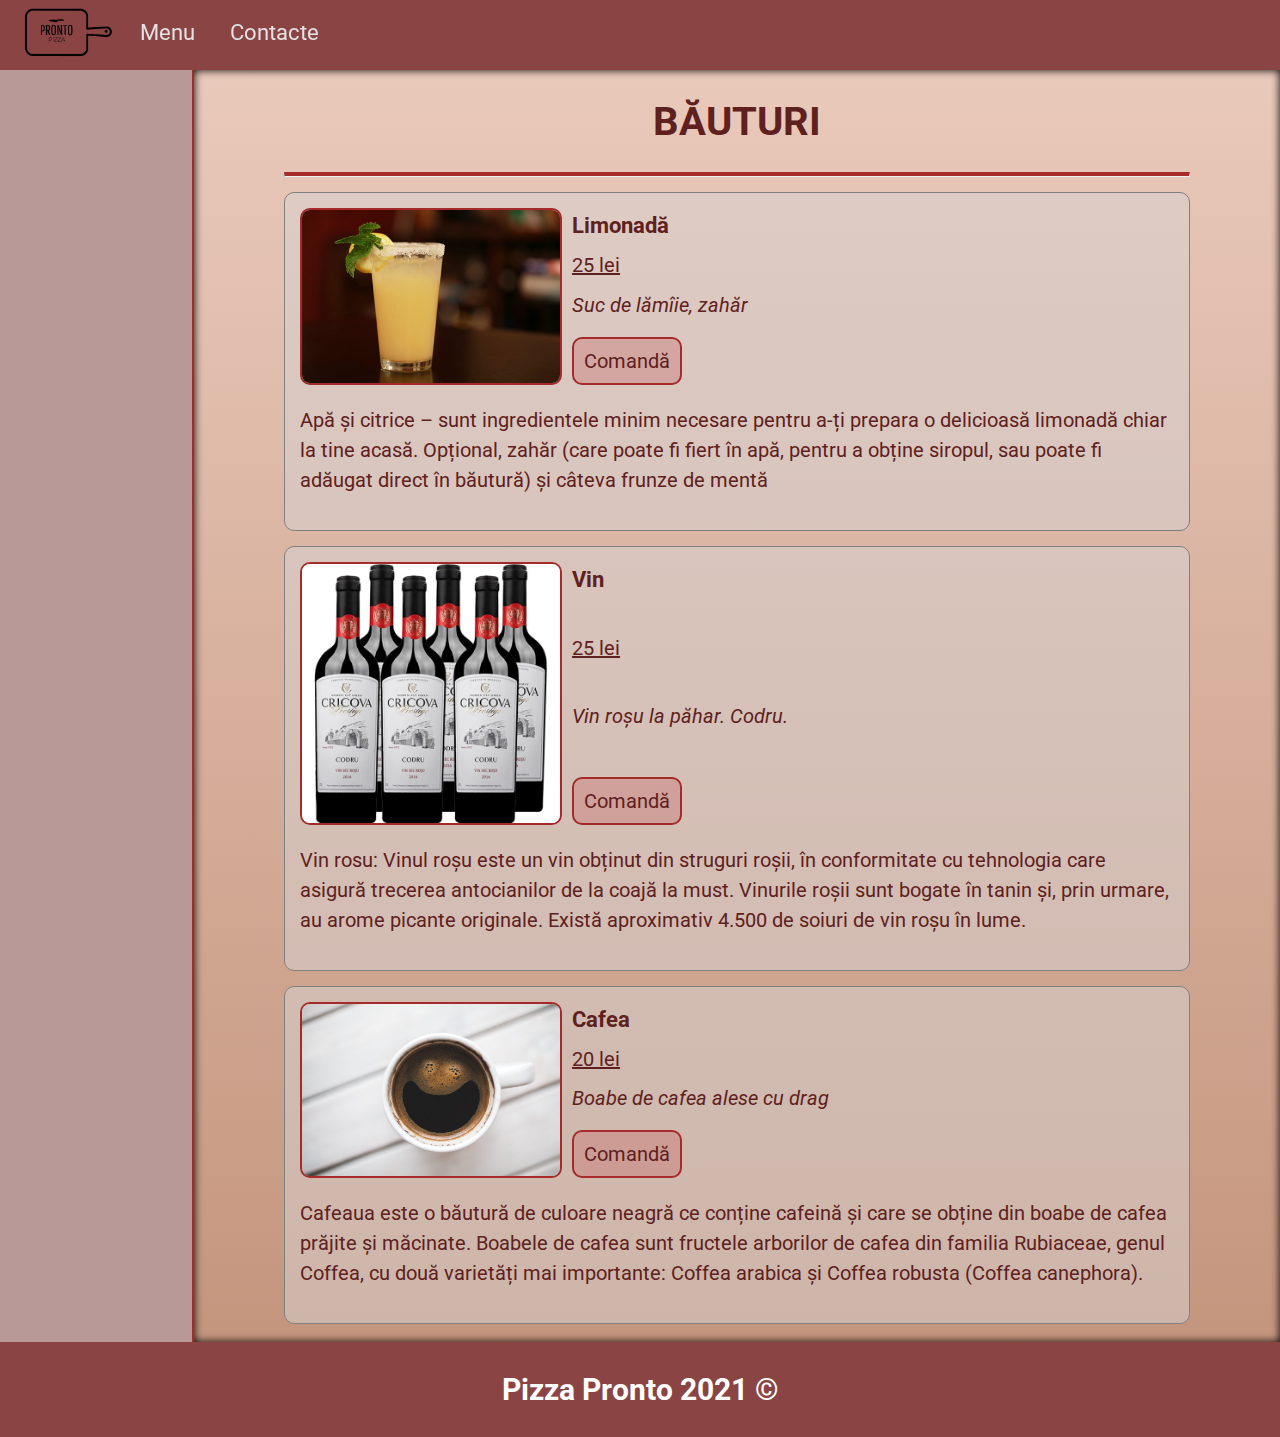
<file: pages/bauturi.html>
<!DOCTYPE html>
<html>

<head>
    <title>Pizza Pronto</title>
    <meta charset="UTF-8" />
    <meta name="viewport" content="width=device-width, initial-scale=1">
    <link href="../css/style.css" rel="stylesheet" />
    <link rel="preconnect" href="https://fonts.gstatic.com">
    <link href="https://fonts.googleapis.com/css2?family=Roboto&display=swap" rel="stylesheet">
    <link rel="icon" type="image/png" href="../images/favicon.png">
    <link rel="stylesheet" href="https://cdnjs.cloudflare.com/ajax/libs/font-awesome/5.15.2/css/all.min.css" />
</head>

<body>
    <header>
        <div class="container-logo">
            <a href="../index.html">
                <img class="img-header" src="../images/logo.png" />
            </a>
        </div>
        <navbar>
            <a href="menu.html">Menu</a>
            <a href="contacte.html">Contacte</a>
        </navbar>
    </header>


    <div class="container">

        <aside>
            <a href="pizza.html"><i class="fas fa-pizza-slice"></i>Pizza</a>
            <a href="salate.html"><i class="fas fa-seedling"></i>Salate</a>
            <a href="paste.html"><i class="fas fa-utensils"></i>Paste</a>
            <a href="bauturi.html"><i class="fas fa-wine-glass"></i>Băuturi</a>
        </aside>

        <main>
            <h1 class="centered">BĂUTURI</h1>
            <hr />

            <div class="produs">
                <div class="row flex">
                    <div class="col-30 flex">
                        <img class="img-produs" src="../images/limonada.jpeg" alt="Limonada" />
                    </div>
                    <div class="col-70 text-produs">
                        <div class="titlu-produs">Limonadă</div>
                        <div class="pret-produs">25 lei</div>
                        <div class="ingrediente">Suc de lămîie, zahăr</div>
                        <div class="btn-comanda">Comandă</div>
                    </div>
                </div>
                <div class="row">
                    <div class="col-100">
                        <p>
                            Apă și citrice – sunt ingredientele minim necesare pentru a-ți prepara o delicioasă limonadă
                            chiar la tine acasă. Opțional, zahăr (care poate fi fiert în apă, pentru a obține siropul,
                            sau poate fi adăugat direct în băutură) și câteva frunze de mentă
                        </p>
                    </div>
                </div>
            </div>

            <div class="produs">
                <div class="row flex">
                    <div class="col-30 flex">
                        <img class="img-produs" src="../images/vin.jpg" alt="Vin Rosu" />
                    </div>
                    <div class="col-70 text-produs">
                        <div class="titlu-produs">Vin</div>
                        <div class="pret-produs">25 lei</div>
                        <div class="ingrediente">Vin roșu la păhar. Codru.</div>
                        <div class="btn-comanda">Comandă</div>
                    </div>
                </div>
                <div class="row">
                    <div class="col-100">
                        <p>
                            Vin rosu: Vinul roșu este un vin obținut din struguri roșii, în conformitate cu tehnologia
                            care asigură trecerea antocianilor de la coajă la must. Vinurile roșii sunt bogate în tanin
                            și, prin urmare, au arome picante originale. Există aproximativ 4.500 de soiuri de vin roșu
                            în lume.
                        </p>
                    </div>
                </div>
            </div>

            <div class="produs">
                <div class="row flex">
                    <div class="col-30 flex">
                        <img class="img-produs" src="../images/cafea.jpg" alt="Cafea" />
                    </div>
                    <div class="col-70 text-produs">
                        <div class="titlu-produs">Cafea</div>
                        <div class="pret-produs">20 lei</div>
                        <div class="ingrediente">Boabe de cafea alese cu drag</div>
                        <div class="btn-comanda">Comandă</div>
                    </div>
                </div>
                <div class="row">
                    <div class="col-100">
                        <p>
                            Cafeaua este o băutură de culoare neagră ce conține cafeină și care se obține din boabe de
                            cafea prăjite și măcinate. Boabele de cafea sunt fructele arborilor de cafea din familia
                            Rubiaceae, genul Coffea, cu două varietăți mai importante: Coffea arabica și Coffea robusta
                            (Coffea canephora).
                        </p>
                    </div>
                </div>
            </div>


        </main>

    </div>

    <footer>
        <h2>Pizza Pronto 2021 ©</h2>
    </footer>

</body>

</html>
</file>
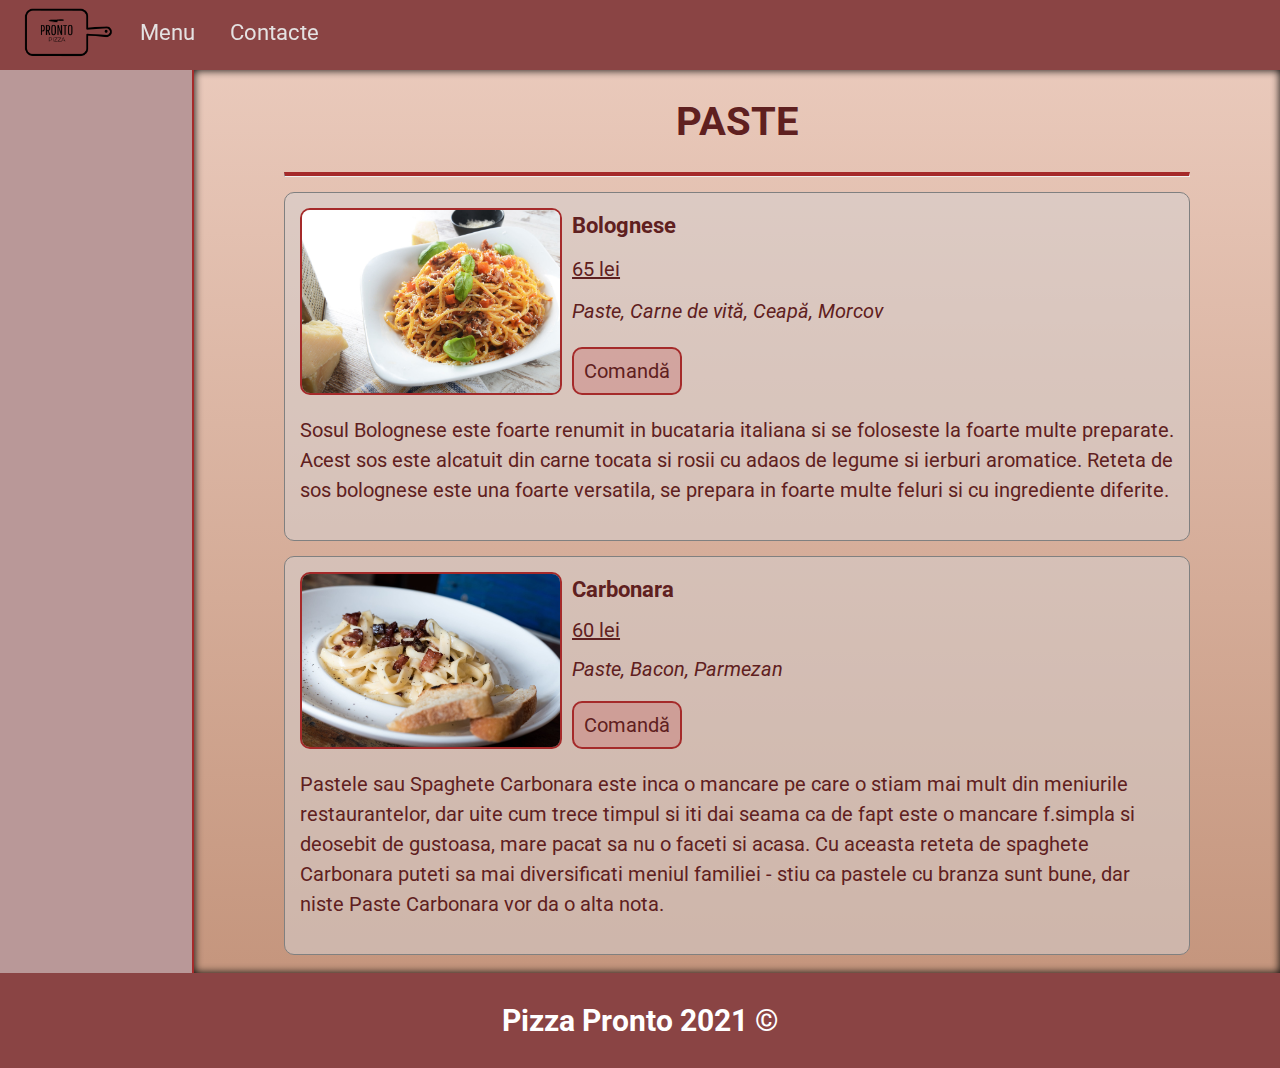
<file: pages/paste.html>
<!DOCTYPE html>
<html>

<head>
    <title>Pizza Pronto</title>
    <meta charset="UTF-8" />
    <meta name="viewport" content="width=device-width, initial-scale=1">
    <link href="../css/style.css" rel="stylesheet" />
    <link rel="preconnect" href="https://fonts.gstatic.com">
    <link href="https://fonts.googleapis.com/css2?family=Roboto&display=swap" rel="stylesheet">
    <link rel="icon" type="image/png" href="../images/favicon.png">
    <link rel="stylesheet" href="https://cdnjs.cloudflare.com/ajax/libs/font-awesome/5.15.2/css/all.min.css" />
</head>

<body>
    <header>
        <div class="container-logo">
            <a href="../index.html">
                <img class="img-header" src="../images/logo.png" />
            </a>
        </div>
        <navbar>
            <a href="menu.html">Menu</a>
            <a href="contacte.html">Contacte</a>
        </navbar>
    </header>


    <div class="container">

        <aside>
            <a href="pizza.html"><i class="fas fa-pizza-slice"></i>Pizza</a>
            <a href="salate.html"><i class="fas fa-seedling"></i>Salate</a>
            <a href="paste.html"><i class="fas fa-utensils"></i>Paste</a>
            <a href="bauturi.html"><i class="fas fa-wine-glass"></i>Băuturi</a>
        </aside>

        <main>
            <h1 class="centered">PASTE</h1>
            <hr />

            <div class="produs">
                <div class="row flex">
                    <div class="col-30 flex">
                        <img class="img-produs" src="../images/bolognese.jpg" alt="Bolognese" />
                    </div>
                    <div class="col-70 text-produs">
                        <div class="titlu-produs">Bolognese</div>
                        <div class="pret-produs">65 lei</div>
                        <div class="ingrediente">Paste, Carne de vită, Ceapă, Morcov</div>
                        <div class="btn-comanda">Comandă</div>
                    </div>
                </div>
                <div class="row">
                    <div class="col-100">
                        <p>
                            Sosul Bolognese este foarte renumit in bucataria italiana si se foloseste la foarte multe
                            preparate. Acest sos este alcatuit din carne tocata si rosii cu adaos de legume si ierburi
                            aromatice. Reteta de sos bolognese este una foarte versatila, se prepara in foarte multe
                            feluri si cu ingrediente diferite.
                        </p>
                    </div>
                </div>
            </div>

            <div class="produs">
                <div class="row flex">
                    <div class="col-30 flex">
                        <img class="img-produs" src="../images/carbonara.jpeg" alt="Carbonara" />
                    </div>
                    <div class="col-70 text-produs">
                        <div class="titlu-produs">Carbonara</div>
                        <div class="pret-produs">60 lei</div>
                        <div class="ingrediente">Paste, Bacon, Parmezan</div>
                        <div class="btn-comanda">Comandă</div>
                    </div>
                </div>
                <div class="row">
                    <div class="col-100">
                        <p>
                            Pastele sau Spaghete Carbonara este inca o mancare pe care o stiam mai mult din meniurile
                            restaurantelor, dar uite cum trece timpul si iti dai seama ca de fapt este o mancare
                            f.simpla si deosebit de gustoasa, mare pacat sa nu o faceti si acasa. Cu aceasta reteta de
                            spaghete Carbonara puteti sa mai diversificati meniul familiei - stiu ca pastele cu branza
                            sunt bune, dar niste Paste Carbonara vor da o alta nota.
                        </p>
                    </div>
                </div>
            </div>

        </main>

    </div>

    <footer>
        <h2>Pizza Pronto 2021 ©</h2>
    </footer>

</body>

</html>
</file>
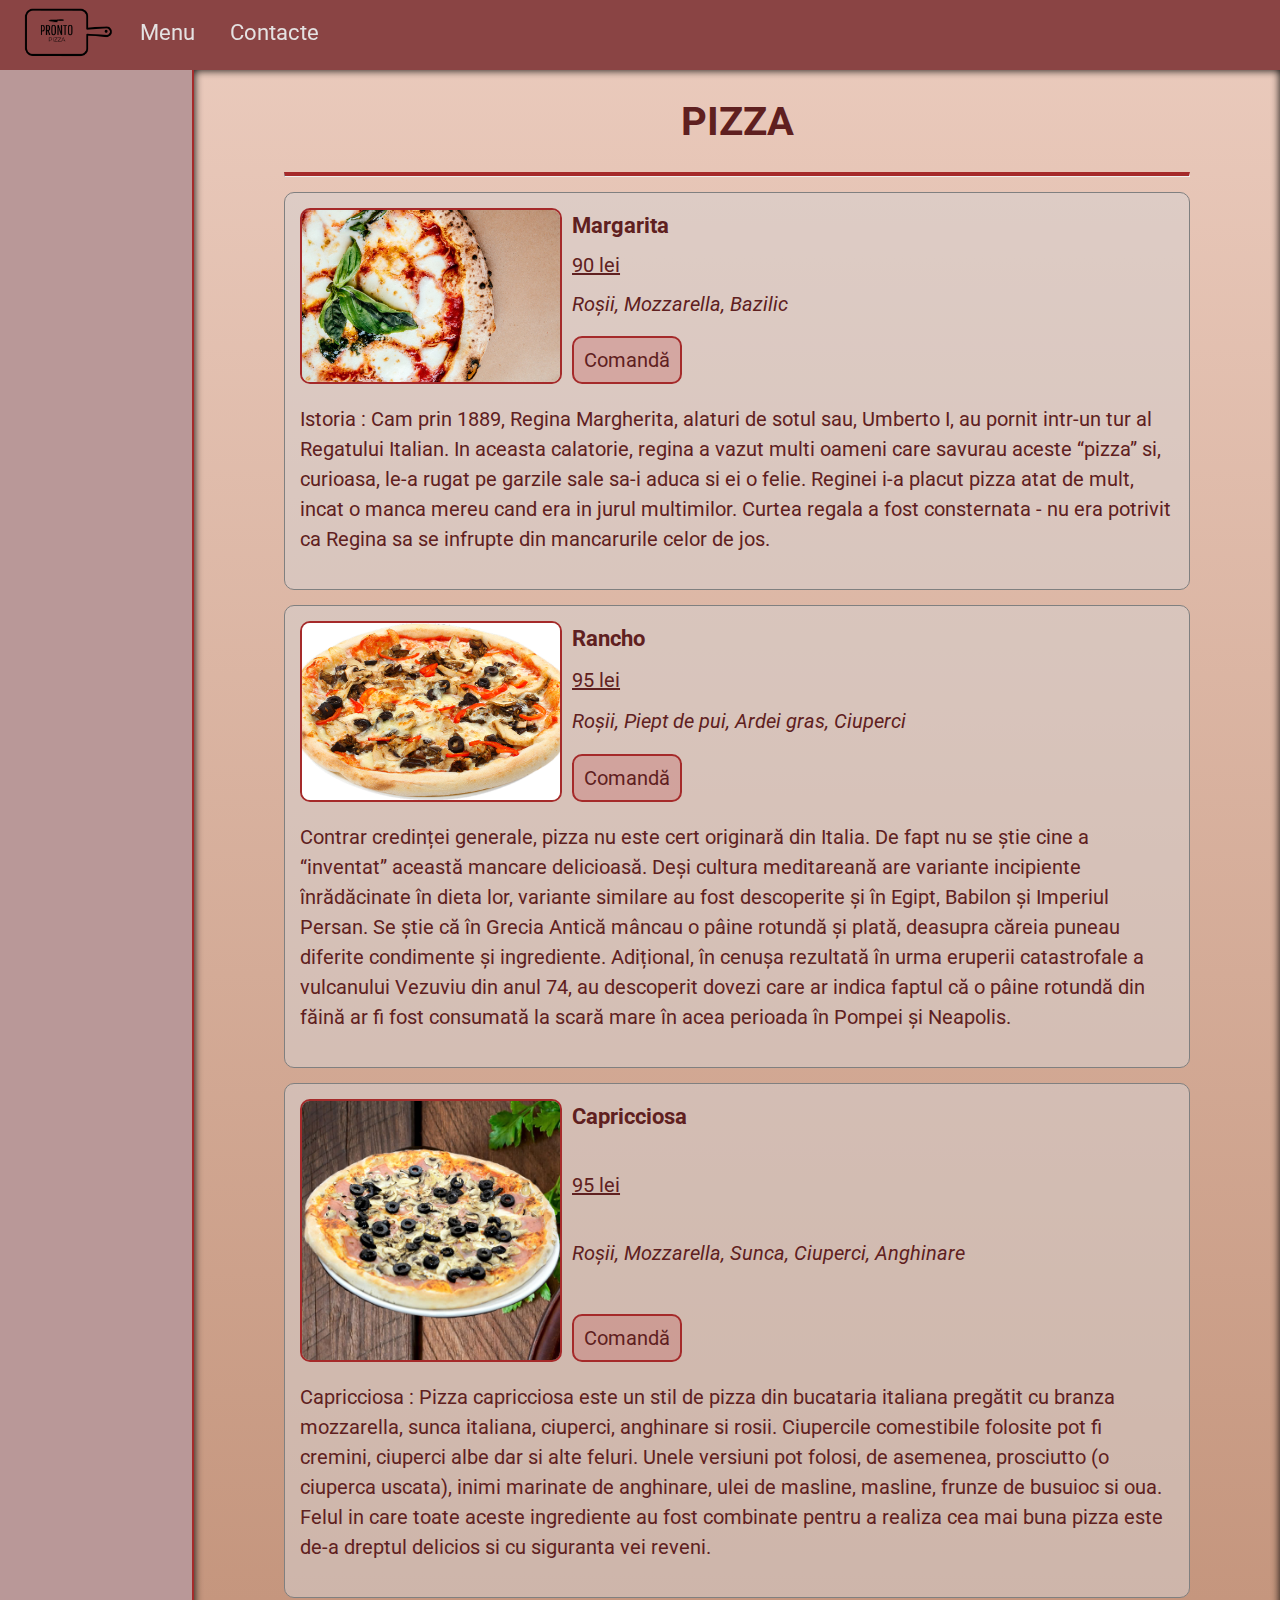
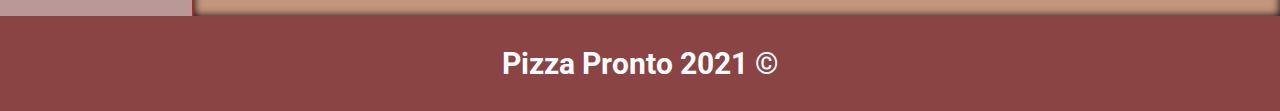
<file: pages/pizza.html>
<!DOCTYPE html>
<html>

<head>
    <title>Pizza Pronto</title>
    <meta charset="UTF-8" />
    <meta name="viewport" content="width=device-width, initial-scale=1">
    <link href="../css/style.css" rel="stylesheet" />
    <link rel="preconnect" href="https://fonts.gstatic.com">
    <link href="https://fonts.googleapis.com/css2?family=Roboto&display=swap" rel="stylesheet">
    <link rel="icon" type="image/png" href="../images/favicon.png">
    <link rel="stylesheet" href="https://cdnjs.cloudflare.com/ajax/libs/font-awesome/5.15.2/css/all.min.css" />
</head>

<body>
    <header>
        <div class="container-logo">
            <a href="../index.html">
                <img class="img-header" src="../images/logo.png" />
            </a>
        </div>
        <navbar>
            <a href="menu.html">Menu</a>
            <a href="contacte.html">Contacte</a>
        </navbar>
    </header>


    <div class="container">

        <aside>
            <a href="pizza.html"><i class="fas fa-pizza-slice"></i>Pizza</a>
            <a href="salate.html"><i class="fas fa-seedling"></i>Salate</a>
            <a href="paste.html"><i class="fas fa-utensils"></i>Paste</a>
            <a href="bauturi.html"><i class="fas fa-wine-glass"></i>Băuturi</a>
        </aside>

        <main>
            <h1 class="centered">PIZZA</h1>
            <hr />

            <div class="produs">
                <div class="row flex">
                    <div class="col-30 flex">
                        <img class="img-produs" src="../images/margarita.jpeg" alt="Margarita" />
                    </div>
                    <div class="col-70 text-produs">
                        <div class="titlu-produs">Margarita</div>
                        <div class="pret-produs">90 lei</div>
                        <div class="ingrediente">Roșii, Mozzarella, Bazilic</div>
                        <div class="btn-comanda">Comandă</div>
                    </div>
                </div>
                <div class="row">
                    <div class="col-100">
                        <p>
                            Istoria : Cam prin 1889, Regina Margherita, alaturi de sotul sau, Umberto I, au pornit
                            intr-un tur al Regatului Italian. In aceasta calatorie, regina a vazut multi oameni care
                            savurau aceste “pizza” si, curioasa, le-a rugat pe garzile sale sa-i aduca si ei o felie.
                            Reginei i-a placut pizza atat de mult, incat o manca mereu cand era in jurul multimilor.
                            Curtea regala a fost consternata - nu era potrivit ca Regina sa se infrupte din mancarurile
                            celor de jos.
                        </p>
                    </div>
                </div>
            </div>

            <div class="produs">
                <div class="row flex">
                    <div class="col-30 flex">
                        <img class="img-produs" src="../images/rancho.png" alt="Rancho" />
                    </div>
                    <div class="col-70 text-produs">
                        <div class="titlu-produs">Rancho</div>
                        <div class="pret-produs">95 lei</div>
                        <div class="ingrediente">Roșii, Piept de pui, Ardei gras, Ciuperci</div>
                        <div class="btn-comanda">Comandă</div>
                    </div>
                </div>
                <div class="row">
                    <div class="col-100">
                        <p>
                            Contrar credinței generale, pizza nu este cert originară din Italia. De fapt nu se știe cine
                            a “inventat” această mancare delicioasă. Deși cultura meditareană are variante incipiente
                            înrădăcinate în dieta lor, variante similare au fost descoperite și în Egipt, Babilon și
                            Imperiul Persan. Se știe că în Grecia Antică mâncau o pâine rotundă și plată, deasupra
                            căreia puneau diferite condimente și ingrediente. Adițional, în cenușa rezultată în urma
                            eruperii catastrofale a vulcanului Vezuviu din anul 74, au descoperit dovezi care ar indica
                            faptul că o pâine rotundă din făină ar fi fost consumată la scară mare în acea perioada în
                            Pompei și Neapolis.
                        </p>
                    </div>
                </div>
            </div>

            <div class="produs">
                <div class="row flex">
                    <div class="col-30 flex">
                        <img class="img-produs" src="../images/capricciosa.jpg" alt="Capricciosa" />
                    </div>
                    <div class="col-70 text-produs">
                        <div class="titlu-produs">Capricciosa</div>
                        <div class="pret-produs">95 lei</div>
                        <div class="ingrediente">Roșii, Mozzarella, Sunca, Ciuperci, Anghinare</div>
                        <div class="btn-comanda">Comandă</div>
                    </div>
                </div>
                <div class="row">
                    <div class="col-100">
                        <p>
                            Capricciosa : Pizza capricciosa este un stil de pizza din bucataria italiana pregătit cu
                            branza mozzarella, sunca italiana, ciuperci, anghinare si rosii. Ciupercile comestibile
                            folosite pot fi cremini, ciuperci albe dar si alte feluri. Unele versiuni pot folosi, de
                            asemenea, prosciutto (o ciuperca uscata), inimi marinate de anghinare, ulei de masline,
                            masline, frunze de busuioc si oua. Felul in care toate aceste ingrediente au fost combinate
                            pentru a realiza cea mai buna pizza este de-a dreptul delicios si cu siguranta vei reveni.
                        </p>
                    </div>
                </div>
            </div>


        </main>

    </div>

    <footer>
        <h2>Pizza Pronto 2021 ©</h2>
    </footer>

</body>

</html>
</file>
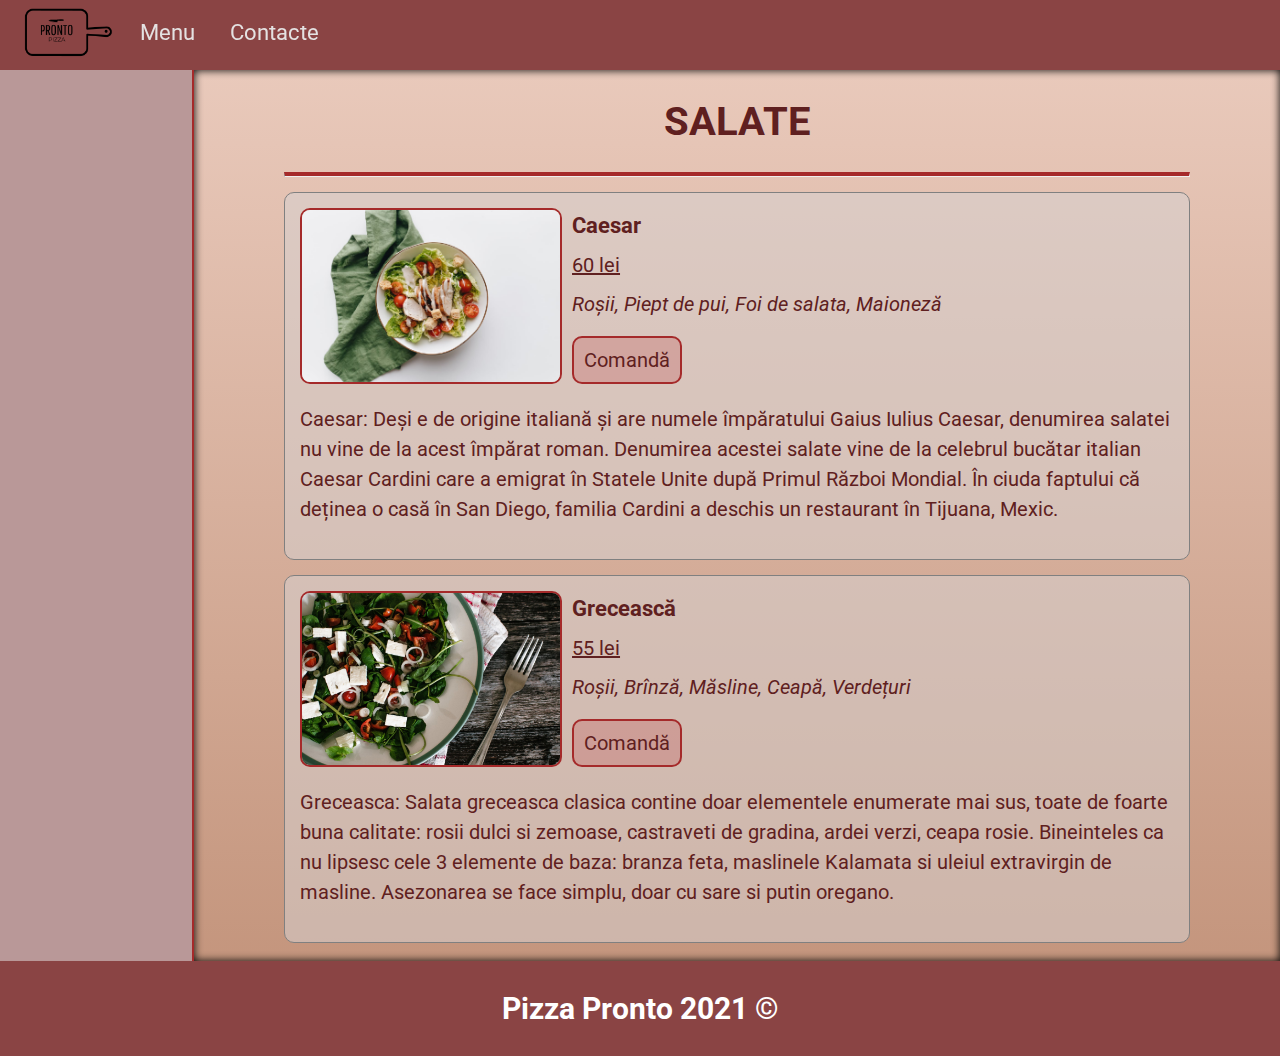
<file: pages/salate.html>
<!DOCTYPE html>
<html>

<head>
    <title>Pizza Pronto</title>
    <meta charset="UTF-8" />
    <meta name="viewport" content="width=device-width, initial-scale=1">
    <link href="../css/style.css" rel="stylesheet" />
    <link rel="preconnect" href="https://fonts.gstatic.com">
    <link href="https://fonts.googleapis.com/css2?family=Roboto&display=swap" rel="stylesheet">
    <link rel="icon" type="image/png" href="../images/favicon.png">
    <link rel="stylesheet" href="https://cdnjs.cloudflare.com/ajax/libs/font-awesome/5.15.2/css/all.min.css" />
</head>

<body>
    <header>
        <div class="container-logo">
            <a href="../index.html">
                <img class="img-header" src="../images/logo.png" />
            </a>
        </div>
        <navbar>
            <a href="menu.html">Menu</a>
            <a href="contacte.html">Contacte</a>
        </navbar>
    </header>


    <div class="container">

        <aside>
            <a href="pizza.html"><i class="fas fa-pizza-slice"></i>Pizza</a>
            <a href="salate.html"><i class="fas fa-seedling"></i>Salate</a>
            <a href="paste.html"><i class="fas fa-utensils"></i>Paste</a>
            <a href="bauturi.html"><i class="fas fa-wine-glass"></i>Băuturi</a>
        </aside>

        <main>
            <h1 class="centered">SALATE</h1>
            <hr />

            <div class="produs">
                <div class="row flex">
                    <div class="col-30 flex">
                        <img class="img-produs" src="../images/caesar.jpeg" alt="Caesar" />
                    </div>
                    <div class="col-70 text-produs">
                        <div class="titlu-produs">Caesar</div>
                        <div class="pret-produs">60 lei</div>
                        <div class="ingrediente">Roșii, Piept de pui, Foi de salata, Maioneză</div>
                        <div class="btn-comanda">Comandă</div>
                    </div>
                </div>
                <div class="row">
                    <div class="col-100">
                        <p>
                            Caesar: Deși e de origine italiană și are numele împăratului Gaius Iulius Caesar, denumirea
                            salatei nu vine de la acest împărat roman. Denumirea acestei salate vine de la celebrul
                            bucătar italian Caesar Cardini care a emigrat în Statele Unite după Primul Război Mondial.
                            În ciuda faptului că deținea o casă în San Diego, familia Cardini a deschis un restaurant în
                            Tijuana, Mexic.
                        </p>
                    </div>
                </div>
            </div>

            <div class="produs">
                <div class="row flex">
                    <div class="col-30 flex">
                        <img class="img-produs" src="../images/greceasca.jpeg" alt="Salata Greceasca" />
                    </div>
                    <div class="col-70 text-produs">
                        <div class="titlu-produs">Greсească</div>
                        <div class="pret-produs">55 lei</div>
                        <div class="ingrediente">Roșii, Brînză, Măsline, Ceapă, Verdețuri</div>
                        <div class="btn-comanda">Comandă</div>
                    </div>
                </div>
                <div class="row">
                    <div class="col-100">
                        <p>
                            Greceasca: Salata greceasca clasica contine doar elementele enumerate mai sus, toate de
                            foarte buna calitate: rosii dulci si zemoase, castraveti de gradina, ardei verzi, ceapa
                            rosie.
                            Bineinteles ca nu lipsesc cele 3 elemente de baza: branza feta, maslinele Kalamata si uleiul
                            extravirgin de masline. Asezonarea se face simplu, doar cu sare si putin oregano.
                        </p>
                    </div>
                </div>
            </div>

        </main>

    </div>

    <footer>
        <h2>Pizza Pronto 2021 ©</h2>
    </footer>

</body>

</html>
</file>
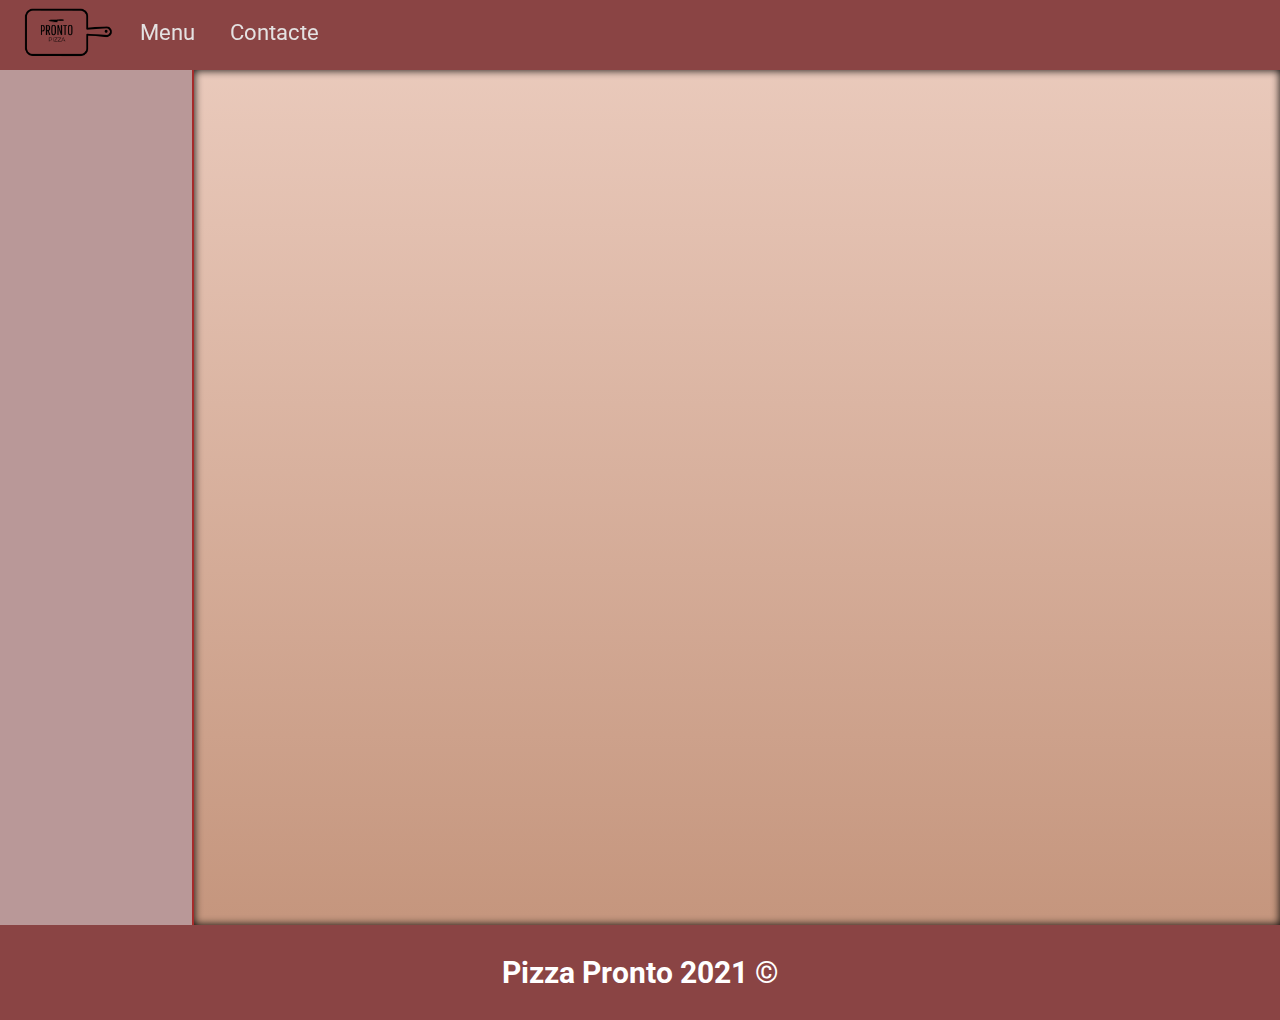
<file: pages/structura.html>
<!DOCTYPE html>
<html>

<head>
    <title>Pizza Pronto</title>
    <meta charset="UTF-8" />
    <meta name="viewport" content="width=device-width, initial-scale=1">
    <link href="../css/style.css" rel="stylesheet" />
    <link rel="preconnect" href="https://fonts.gstatic.com">
    <link href="https://fonts.googleapis.com/css2?family=Roboto&display=swap" rel="stylesheet">
    <link rel="icon" type="image/png" href="../images/favicon.png">
    <link rel="stylesheet" href="https://cdnjs.cloudflare.com/ajax/libs/font-awesome/5.15.2/css/all.min.css" />
</head>

<body>
    <header>
        <div class="container-logo">
            <a href="../index.html">
                <img class="img-header" src="../images/logo.png" />
            </a>
        </div>
        <navbar>
            <a href="menu.html">Menu</a>
            <a href="contacte.html">Contacte</a>
        </navbar>
    </header>


    <div class="container">

        <aside>
            <a href="pages/pizza.html"><i class="fas fa-pizza-slice"></i>Pizza</a>
            <a href="pages/salate.html"><i class="fas fa-seedling"></i>Salate</a>
            <a href="pages/paste.html"><i class="fas fa-utensils"></i>Paste</a>
            <a href="pages/bauturi.html"><i class="fas fa-wine-glass"></i>Băuturi</a>
        </aside>

        <main>

        </main>

    </div>

    <footer>
        <h2>Pizza Pronto 2021 ©</h2>
    </footer>

</body>

</html>
</file>
<file: css/style.css>
body {
    margin: 0;
    font-size: 20px;
    font-family: "Roboto", sans-serif;
    background-color: rgba(160, 114, 114, 0.733);
    color: rgb(95, 32, 32);
}

hr {
    border-top: 4px solid brown;
}

header {
    background-color: rgb(138, 68, 68);
    min-height: 50px;
    animation: header-anim 0.45s linear;
    will-change: transform;
}

navbar a {
    font-size: 22px;
    color: rgb(228, 226, 226);
    text-decoration: none;
    padding: 20px 15px;
    display: inline-block;
    vertical-align: top;
}

navbar a:hover {
    font-weight: bold;
    color: white;
}

.active {
    font-weight: bold;
    color: rgb(243, 211, 194);
}

aside {
    box-sizing: border-box;
    min-height: 95vh;
    width: 10%;
    float: left;
    animation: aside-anim 0.35s 0.1s forwards linear;
    will-change: transform;
    visibility: hidden;
}

main {
    box-sizing: border-box;
    background: linear-gradient( rgba(243, 211, 194, 0.837), rgba(199, 149, 120, 0.837) ), no-repeat url("https://images.pexels.com/photos/842519/pexels-photo-842519.jpeg?auto=compress&cs=tinysrgb&dpr=2&h=750&w=1260");
    background-size:cover;
    min-height: 95vh;
    width: 90%;
    float: left;
    padding: 18px 7%;
    border-left: 2px solid brown;
    box-shadow: inset 0px 0px 8px black;
}

aside a {
    display: block;
    text-align: center;
    color: rgb(238, 237, 237);
    font-size: 22px;
    text-decoration: none;
    background-color: rgba(138, 68, 68, 0.85);
    padding: 25px 10px;
    border: 1px solid transparent;
}


aside a:hover {
    background-color: rgba(138, 68, 68, 0.85) impor !important;
   filter: contrast(160%);
}

aside a:nth-child(2n - 1) {
    background-color: rgba(138, 68, 68, 0.65);
}
aside a .fas {
    color:#e4ccac;
    font-size: 10px;

}
footer {
    background-color: rgb(138, 68, 68);
    min-height: 60px;
    color: white;
    text-align: center;
    padding: 5px;
}

::-webkit-scrollbar {
    width: 12px;
}
::-webkit-scrollbar-thumb {
    background-color: rgb(194, 109, 109);
    border-radius: 5px;
}
::-webkit-scrollbar-thumb:hover {
    background-color: rgba(180, 106, 106);
}
p {
    line-height: 150%;
}

main > h1 {
    text-transform: uppercase;
    margin-top:  10px;
}

img {
    max-width: 100%;
}

.img-pizza {
    max-height: 50vh;
}

.container {
    overflow: auto;
}

.row {
    overflow: auto;
}

[class*="col-"] {
    box-sizing: border-box;
    float: left;
}

.col-10 { width: 10%; }
.col-20 { width: 20%; }
.col-30 { width: 30%; }
.col-33 { width: 33.333%; }
.col-40 { width: 40%; }
.col-50 { width: 50%; }
.col-60 { width: 60%; }
.col-70 { width: 70%; }
.col-80 { width: 80%; }
.col-90 { width: 90%; }
.col-100 { width: 100%; }

.container-index {
    padding: 10px 2%;
    border-radius: 10px;
    background-color: rgba(180, 136, 136, 0.35);
    backdrop-filter: blur(10px);
    box-shadow: 1px 1px 5px rgba(0, 0, 0, 0.75);
}

.recenzie {
    min-height: 75px;
    margin: 10px 0px;
    background-color: rgb(240, 219, 219);
    border-radius: 7px;
    padding: 7px;
    font-size: 18px;
    border: 2px solid brown;
    box-shadow: 2px 3px 10px 4px rgba(211, 211, 211, 0.466);
}

.recenzie img {
    border-radius: 50%;
    max-height: 150px;
    border: 1px solid brown;
}

.centered {
    text-align: center;
}

.nota {
    font-size: 22px;
    text-align: right;
    padding-right: 5px;
    color: rgb(219, 11, 11);
}

.galerie {
    display: flex;
    justify-content: space-around;
    flex-wrap: wrap;
}

.img-galerie {
    max-width: 15vw;
    border-radius: 25%;
    border: 1px solid brown;
    margin-top: 5px;
}

.recenzie p {
    margin-left: 8px;
}

.container-logo {
    height: 65px;
    width: 120px;
    display: inline-block;
    overflow: hidden;
}

.img-header {
    margin-top: -28px;
}

.compartiment {
    min-height: 250px;
    background-color: rgba(138, 68, 68, 0.35);
    display: flex;
    margin: 10px 5%;
    backdrop-filter: blur(10px);
    border-radius: 15px;
    box-shadow: 1px 1px 5px rgba(0, 0, 0, 0.76);
    align-items: center;
    color: white !important;
    text-decoration: none;
    border: 2px solid transparent;
    padding: 5px 0px;
}

.compartiment:hover {
    border: 2px solid brown;
    color: brown !important;
}

.compartiment img {
    max-width: 50%;
    margin-left: 15px;
    border-radius: 25%;
    border: 2px solid brown;
}

.compartiment:hover img {
    animation: rotire 0.5s;
}

.compartiment span {
    font-size: 36px;
    margin-left: 5%;
    text-transform: uppercase;
}

.produs {
    padding: 15px;
    border-radius: 10px;
    background-color: #d5d1d187;
    border: 1px solid gray;
    margin-top: 15px;
}

.img-produs {
    border-radius: 10px;
    max-height: 280px;
    margin: auto;
    display: block;
    border: 2px solid brown;
    box-sizing: border-box;
}

.flex {
    display: flex;
}

.text-produs {
    padding: 0px 10px;
    display: flex;
    flex-direction: column;
    align-items: flex-start;
    justify-content: space-between;
}

.text-produs div {
    margin-top: 5px;
}

.titlu-produs {
    font-weight: bold;
    font-size: 22px;
}

.pret-produs {
    text-decoration: underline;
}

.ingrediente {
    font-style: italic;
}

.btn-comanda {
    padding: 10px;
    border: 2px solid brown;
    border-radius: 10px;
    display: inline-block;
    margin-top: 10px !important;
    cursor: pointer;
    background-color: #c7626255;
}

.btn-comanda:hover {
    background-color: unset;
}
.container-contacte {
    min-height: 250px;
    background-color: rgb(141, 98, 98, 0.35);
    backdrop-filter: blur(8px);
    border-radius: 10px;
    box-shadow: 1px 1px 5px black;
    padding: 15px 10px;

}
.forma-contact {
    padding: 0 10px;
}
.forma-contact input, .forma-contact textarea {
    width: 100%;
    padding: 5px;
    margin-top: 7px;
    font-size: 18px;
    background-color: rgba(228, 195, 195, 0.5);
    border: 1px solid lightgray;
    border-radius: 5px;
    outline: none;
    color: inherit;
    font-family: inherit;
    resize: none;
    box-sizing: border-box;
}
.forma-contact input:focus, .forma-contact textarea:focus {
    border: 3px solid brown; 
}
.forma-contact input::placeholder, .forma-contact textarea::placeholder {
    text-decoration: underline;
    color: rgba(70, 70, 70, 0.85);

}
#transmite:hover {
    cursor: pointer;
    border: 1px solid brown;
    background-color: rgba(222, 222, 222, 0.55);
}
.telefoane-contact, .adrese-contact {
    padding: 5px;
}
.telefoane-contact a {
    color: inherit !important;
}

@keyframes aside-anim {
    0% { transform: translateX(-100%); }
    100% { transform: translateX(0%); visibility: visible; }
}

@keyframes header-anim {
    0% { transform: translateY(-100%); }
    100% { transform: translateY(0%); }
}

@keyframes rotire {
    0% { transform: rotate(-3deg); }
    100% { transform: rotate(0deg); }
}

/*DUPA MEDIA NU SE PUNE CSS !!!*/
/*Media cu valori mai mari se afla mai sus !!!*/

@media (max-width:1300px) {
    aside {
        width: 15%;
    }
    main {
        width: 85%;
    }
    .compartiment span {
        font-size: 26px;
    }
}

@media (max-width:1000px) {
    aside {
        width: 20%;
    }
    main {
        width: 80%;
    }
    .compartiment span {
        font-size: 21px;
    }
}

@media (max-width: 770px) {
    aside {
        display: none;
    }
    main {
        width: 100%;
        border-left: unset;
    }
    navbar a {
        padding: 20px 10px;
    }
    [class^="col-"] {
        width: 100%;
    }
    .img-galerie {
        max-width: 40vw;
    }
    .compartiment span {
        font-size: 23px;
    }
}
</file>
